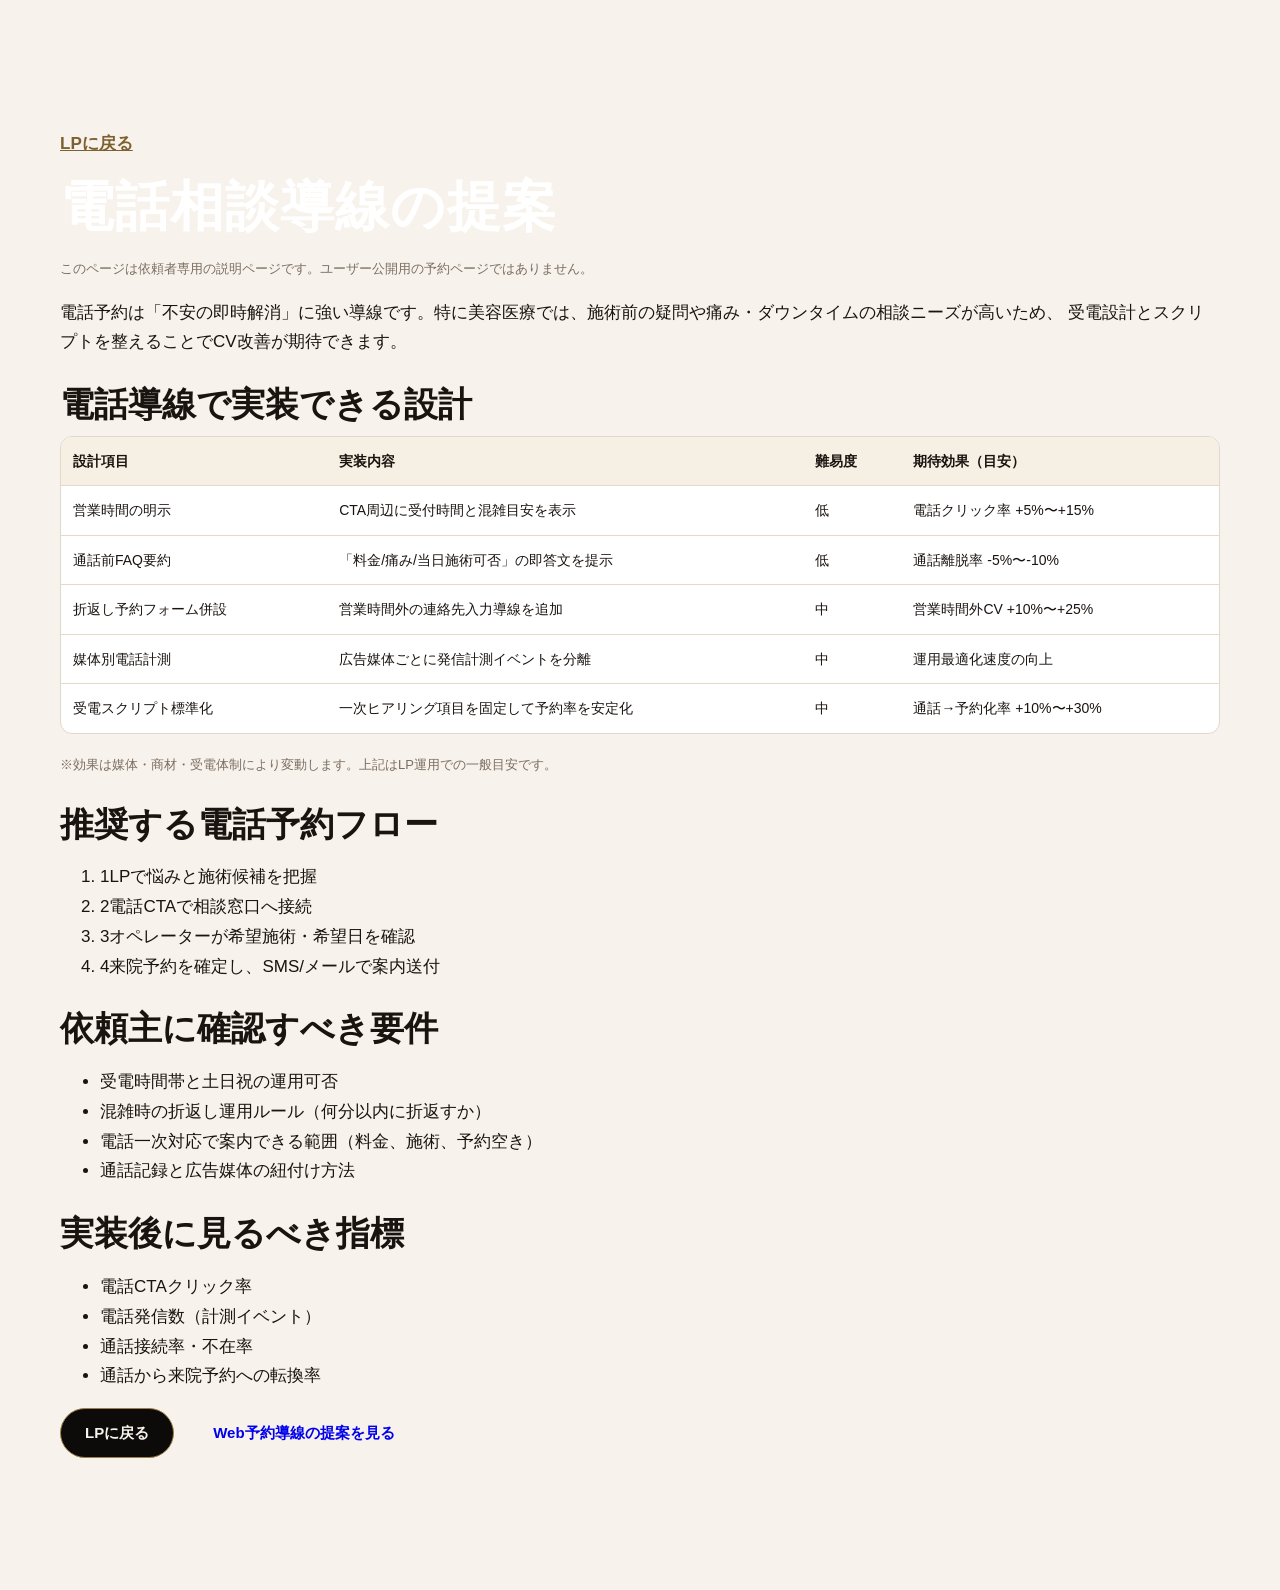
<file: phone-options.html>
<!doctype html>
<html lang="ja">
<head>
  <meta charset="UTF-8">
  <meta name="viewport" content="width=device-width, initial-scale=1">
  <title>電話相談導線の設計案 | Aoki Beauty Clinic LP</title>
  <meta name="description" content="電話でのカウンセリング予約を獲得するための導線設計案。機能要件、運用体制、CV効果の目安を整理しています。">
  <link rel="stylesheet" href="./assets/css/styles.css">
</head>
<body>
  <main class="section options-page">
    <div class="container">
      <p><a class="text-link" href="./index.html">LPに戻る</a></p>
      <h1 class="section-title">電話相談導線の提案</h1>
      <p class="note">このページは依頼者専用の説明ページです。ユーザー公開用の予約ページではありません。</p>
      <p>
        電話予約は「不安の即時解消」に強い導線です。特に美容医療では、施術前の疑問や痛み・ダウンタイムの相談ニーズが高いため、
        受電設計とスクリプトを整えることでCV改善が期待できます。
      </p>

      <section class="option-block">
        <h2>電話導線で実装できる設計</h2>
        <div class="option-table-wrap">
          <table class="option-table">
            <thead>
              <tr>
                <th>設計項目</th>
                <th>実装内容</th>
                <th>難易度</th>
                <th>期待効果（目安）</th>
              </tr>
            </thead>
            <tbody>
              <tr>
                <td>営業時間の明示</td>
                <td>CTA周辺に受付時間と混雑目安を表示</td>
                <td>低</td>
                <td>電話クリック率 +5%〜+15%</td>
              </tr>
              <tr>
                <td>通話前FAQ要約</td>
                <td>「料金/痛み/当日施術可否」の即答文を提示</td>
                <td>低</td>
                <td>通話離脱率 -5%〜-10%</td>
              </tr>
              <tr>
                <td>折返し予約フォーム併設</td>
                <td>営業時間外の連絡先入力導線を追加</td>
                <td>中</td>
                <td>営業時間外CV +10%〜+25%</td>
              </tr>
              <tr>
                <td>媒体別電話計測</td>
                <td>広告媒体ごとに発信計測イベントを分離</td>
                <td>中</td>
                <td>運用最適化速度の向上</td>
              </tr>
              <tr>
                <td>受電スクリプト標準化</td>
                <td>一次ヒアリング項目を固定して予約率を安定化</td>
                <td>中</td>
                <td>通話→予約化率 +10%〜+30%</td>
              </tr>
            </tbody>
          </table>
        </div>
        <p class="note">※効果は媒体・商材・受電体制により変動します。上記はLP運用での一般目安です。</p>
      </section>

      <section class="option-block">
        <h2>推奨する電話予約フロー</h2>
        <ol class="flow-list">
          <li><span>1</span>LPで悩みと施術候補を把握</li>
          <li><span>2</span>電話CTAで相談窓口へ接続</li>
          <li><span>3</span>オペレーターが希望施術・希望日を確認</li>
          <li><span>4</span>来院予約を確定し、SMS/メールで案内送付</li>
        </ol>
      </section>

      <section class="option-block">
        <h2>依頼主に確認すべき要件</h2>
        <ul class="reason-list">
          <li>受電時間帯と土日祝の運用可否</li>
          <li>混雑時の折返し運用ルール（何分以内に折返すか）</li>
          <li>電話一次対応で案内できる範囲（料金、施術、予約空き）</li>
          <li>通話記録と広告媒体の紐付け方法</li>
        </ul>
      </section>

      <section class="option-block">
        <h2>実装後に見るべき指標</h2>
        <ul class="reason-list">
          <li>電話CTAクリック率</li>
          <li>電話発信数（計測イベント）</li>
          <li>通話接続率・不在率</li>
          <li>通話から来院予約への転換率</li>
        </ul>
      </section>

      <div class="hero-cta">
        <a class="btn btn-primary" href="./index.html">LPに戻る</a>
        <a class="btn btn-ghost" href="./reservation-options.html">Web予約導線の提案を見る</a>
      </div>
    </div>
  </main>
</body>
</html>
</file>
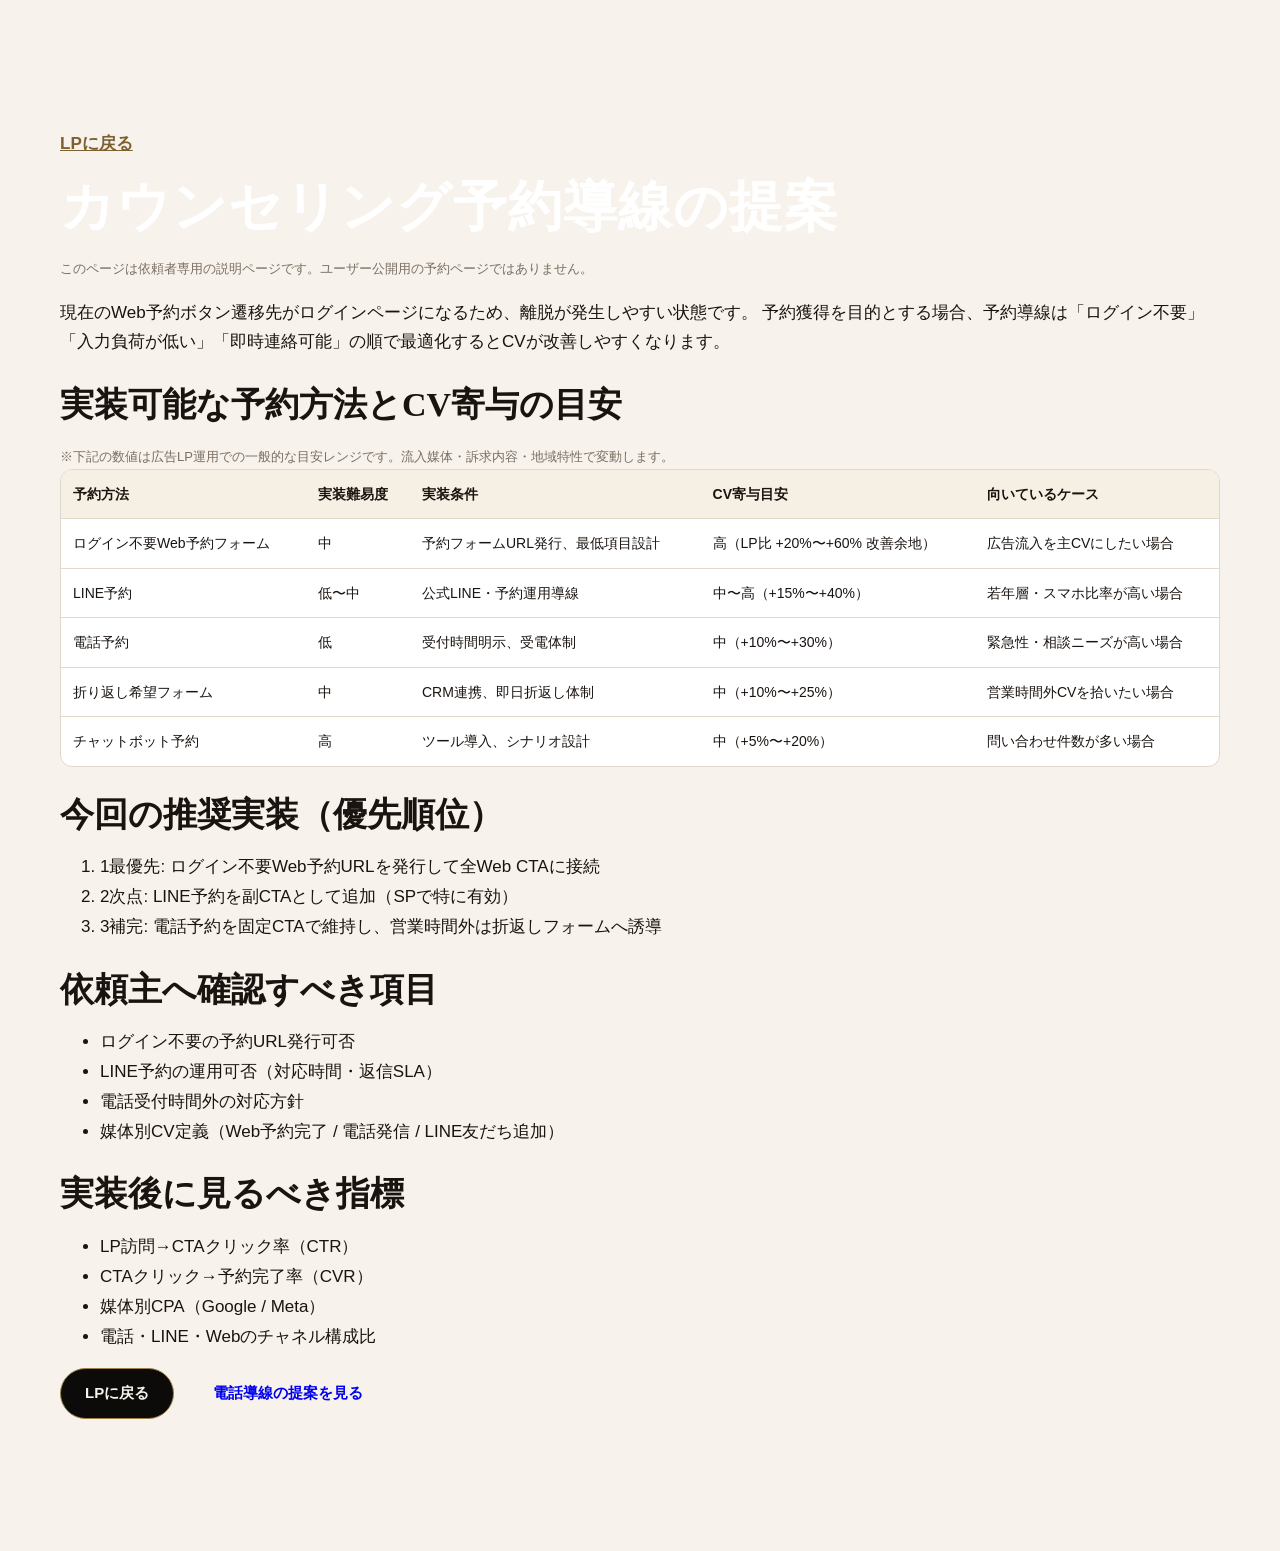
<file: reservation-options.html>
<!doctype html>
<html lang="ja">
<head>
  <meta charset="UTF-8">
  <meta name="viewport" content="width=device-width, initial-scale=1">
  <title>カウンセリング予約導線の設計案 | Aoki Beauty Clinic LP</title>
  <meta name="description" content="カウンセリング予約獲得に向けた導線設計案。実装方法、必要準備、CV寄与の目安を1ページで確認できます。">
  <link rel="stylesheet" href="./assets/css/styles.css">
</head>
<body>
  <main class="section options-page">
    <div class="container">
      <p><a class="text-link" href="./index.html">LPに戻る</a></p>
      <h1 class="section-title">カウンセリング予約導線の提案</h1>
      <p class="note">このページは依頼者専用の説明ページです。ユーザー公開用の予約ページではありません。</p>
      <p>
        現在のWeb予約ボタン遷移先がログインページになるため、離脱が発生しやすい状態です。
        予約獲得を目的とする場合、予約導線は「ログイン不要」「入力負荷が低い」「即時連絡可能」の順で最適化するとCVが改善しやすくなります。
      </p>

      <section class="option-block">
        <h2>実装可能な予約方法とCV寄与の目安</h2>
        <p class="note">
          ※下記の数値は広告LP運用での一般的な目安レンジです。流入媒体・訴求内容・地域特性で変動します。
        </p>
        <div class="option-table-wrap">
          <table class="option-table">
            <thead>
              <tr>
                <th>予約方法</th>
                <th>実装難易度</th>
                <th>実装条件</th>
                <th>CV寄与目安</th>
                <th>向いているケース</th>
              </tr>
            </thead>
            <tbody>
              <tr>
                <td>ログイン不要Web予約フォーム</td>
                <td>中</td>
                <td>予約フォームURL発行、最低項目設計</td>
                <td>高（LP比 +20%〜+60% 改善余地）</td>
                <td>広告流入を主CVにしたい場合</td>
              </tr>
              <tr>
                <td>LINE予約</td>
                <td>低〜中</td>
                <td>公式LINE・予約運用導線</td>
                <td>中〜高（+15%〜+40%）</td>
                <td>若年層・スマホ比率が高い場合</td>
              </tr>
              <tr>
                <td>電話予約</td>
                <td>低</td>
                <td>受付時間明示、受電体制</td>
                <td>中（+10%〜+30%）</td>
                <td>緊急性・相談ニーズが高い場合</td>
              </tr>
              <tr>
                <td>折り返し希望フォーム</td>
                <td>中</td>
                <td>CRM連携、即日折返し体制</td>
                <td>中（+10%〜+25%）</td>
                <td>営業時間外CVを拾いたい場合</td>
              </tr>
              <tr>
                <td>チャットボット予約</td>
                <td>高</td>
                <td>ツール導入、シナリオ設計</td>
                <td>中（+5%〜+20%）</td>
                <td>問い合わせ件数が多い場合</td>
              </tr>
            </tbody>
          </table>
        </div>
      </section>

      <section class="option-block">
        <h2>今回の推奨実装（優先順位）</h2>
        <ol class="flow-list">
          <li><span>1</span>最優先: ログイン不要Web予約URLを発行して全Web CTAに接続</li>
          <li><span>2</span>次点: LINE予約を副CTAとして追加（SPで特に有効）</li>
          <li><span>3</span>補完: 電話予約を固定CTAで維持し、営業時間外は折返しフォームへ誘導</li>
        </ol>
      </section>

      <section class="option-block">
        <h2>依頼主へ確認すべき項目</h2>
        <ul class="reason-list">
          <li>ログイン不要の予約URL発行可否</li>
          <li>LINE予約の運用可否（対応時間・返信SLA）</li>
          <li>電話受付時間外の対応方針</li>
          <li>媒体別CV定義（Web予約完了 / 電話発信 / LINE友だち追加）</li>
        </ul>
      </section>

      <section class="option-block">
        <h2>実装後に見るべき指標</h2>
        <ul class="reason-list">
          <li>LP訪問→CTAクリック率（CTR）</li>
          <li>CTAクリック→予約完了率（CVR）</li>
          <li>媒体別CPA（Google / Meta）</li>
          <li>電話・LINE・Webのチャネル構成比</li>
        </ul>
      </section>

      <div class="hero-cta">
        <a class="btn btn-primary" href="./index.html">LPに戻る</a>
        <a class="btn btn-ghost" href="./phone-options.html">電話導線の提案を見る</a>
      </div>
    </div>
  </main>
</body>
</html>
</file>
<file: assets/css/styles.css>
/* ══════════════════════════════════════════════
   Aoki Beauty Clinic — Prestige Redesign
   ══════════════════════════════════════════════ */

/* ─── Variables ─────────────────────────────── */
:root {
  --noir:        #0c0b09;
  --noir-mid:    #181510;
  --noir-soft:   #221f19;
  --cream:       #f7f2eb;
  --cream-deep:  #ede7dc;
  --cream-rose:  #f8edea;
  --gold:        #c4a46b;
  --gold-light:  #ddc99a;
  --gold-dark:   #9e7f48;
  --brand:       #9e7f48;
  --brand-dark:  #7d6030;
  --text:        #1a1410;
  --text-light:  #f0ece5;
  --muted:       #7a6e62;
  --muted-light: #9a8e82;
  --line:        #e0d8ce;
  --line-dark:   rgba(255,255,255,0.12);
  --radius-sm:   8px;
  --radius:      16px;
  --radius-lg:   24px;
  --ease:        cubic-bezier(0.16, 1, 0.3, 1);
}

/* ─── Reset & Base ───────────────────────────── */
*, *::before, *::after { box-sizing: border-box; }
html { scroll-behavior: smooth; }
html, body { margin: 0; padding: 0; }

body {
  font-family: "Zen Kaku Gothic New", sans-serif;
  font-size: 17px;
  color: var(--text);
  background: var(--cream);
  line-height: 1.75;
  -webkit-font-smoothing: antialiased;
}

img { display: block; max-width: 100%; }

.container {
  width: min(1160px, 92%);
  margin: 0 auto;
}

/* ─── Image Placeholders ─────────────────────── */
.img-ph {
  width: 100%;
  height: 100%;
  background: linear-gradient(135deg, var(--noir-soft) 0%, #2a2218 100%);
  display: flex;
  align-items: center;
  justify-content: center;
  border: 1px dashed rgba(196, 164, 107, 0.4);
  overflow: hidden;
  position: relative;
}
.img-ph::before {
  content: '';
  position: absolute;
  inset: 0;
  background: radial-gradient(circle at 30% 40%, rgba(196,164,107,0.08) 0%, transparent 60%);
}
.img-ph-inner {
  display: flex;
  flex-direction: column;
  align-items: center;
  gap: 6px;
  text-align: center;
  padding: 16px;
  position: relative;
  z-index: 1;
}
.img-ph-label {
  font: 700 13px/1 "Cormorant Garamond", serif;
  letter-spacing: 0.14em;
  text-transform: uppercase;
  color: var(--gold);
}
.img-ph-desc {
  font-size: 11px;
  color: rgba(196,164,107,0.55);
  letter-spacing: 0.04em;
}

/* ─── Typography ─────────────────────────────── */
.section-eyebrow {
  display: block;
  margin: 0 0 14px;
  font: 700 12px/1 "Cormorant Garamond", serif;
  letter-spacing: 0.22em;
  text-transform: uppercase;
  color: var(--gold-dark);
}
.section-eyebrow--gold { color: var(--gold); }

.section-title {
  margin: 0 0 20px;
  font: 700 clamp(32px, 4.5vw, 54px)/1.15 "Cormorant Garamond", serif;
  letter-spacing: 0.02em;
}
.section-title--light { color: var(--text-light); }

.section-lead {
  margin: 0 0 16px;
  color: var(--muted);
  font-size: 17px;
}

.section-head { margin-bottom: 64px; }
.section-head--light .section-lead { color: rgba(255,255,255,0.6); }

.eyebrow--gold { color: var(--gold-light); }

/* ─── Buttons ────────────────────────────────── */
.btn {
  display: inline-flex;
  align-items: center;
  justify-content: center;
  gap: 8px;
  border-radius: 999px;
  text-decoration: none;
  font-weight: 700;
  font-family: "Zen Kaku Gothic New", sans-serif;
  font-size: 15px;
  border: 1.5px solid transparent;
  padding: 11px 24px;
  transition: transform 0.2s var(--ease), background 0.2s, color 0.2s, border-color 0.2s, box-shadow 0.2s;
  cursor: pointer;
  white-space: nowrap;
}
.btn:hover { transform: translateY(-2px); }
.btn-lg { padding: 18px 36px; font-size: 16px; }

.btn-primary {
  background: var(--noir);
  color: var(--cream);
  border-color: var(--gold-dark);
}
.btn-primary:hover {
  background: var(--noir-soft);
  border-color: var(--gold);
  box-shadow: 0 8px 24px rgba(196, 164, 107, 0.25);
}

.btn-gold {
  background: var(--gold);
  color: var(--noir);
  border-color: var(--gold);
  font-weight: 700;
}
.btn-gold:hover {
  background: var(--gold-light);
  border-color: var(--gold-light);
  box-shadow: 0 8px 32px rgba(196, 164, 107, 0.4);
}

.btn-tel {
  background: transparent;
  color: var(--text);
  border-color: var(--line);
}
.btn-tel:hover {
  background: var(--cream-deep);
  border-color: var(--muted);
}

.btn-outline-light {
  background: transparent;
  color: #fff;
  border-color: rgba(255,255,255,0.45);
}
.btn-outline-light:hover {
  background: rgba(255,255,255,0.12);
  border-color: rgba(255,255,255,0.75);
}

/* ─── Header ─────────────────────────────────── */
.site-header {
  position: sticky;
  top: 0;
  z-index: 100;
  background: rgba(247, 242, 235, 0.88);
  backdrop-filter: blur(16px);
  -webkit-backdrop-filter: blur(16px);
  border-bottom: 1px solid var(--line);
  transition: background 0.3s, box-shadow 0.3s;
}
.site-header.is-scrolled {
  background: rgba(247, 242, 235, 0.96);
  box-shadow: 0 4px 24px rgba(12, 11, 9, 0.08);
}
.header-inner {
  display: flex;
  align-items: center;
  gap: 24px;
  padding: 14px 0;
}
.brand {
  text-decoration: none;
  color: var(--text);
  font: 600 22px/1 "Cormorant Garamond", serif;
  letter-spacing: 0.06em;
  flex-shrink: 0;
}
.header-nav {
  display: flex;
  align-items: center;
  gap: 28px;
  margin-left: auto;
}
.header-nav a {
  font-size: 13px;
  font-weight: 500;
  color: var(--muted);
  text-decoration: none;
  letter-spacing: 0.04em;
  transition: color 0.2s;
}
.header-nav a:hover { color: var(--text); }
.header-cta {
  display: flex;
  gap: 10px;
  flex-shrink: 0;
}

/* ─── Hero SP Logo ───────────────────────────── */
.hero-sp-logo {
  display: none;
}
@media (max-width: 780px) {
  .hero-sp-logo {
    display: block;
    position: absolute;
    top: calc(14% - 50px);
    left: 50%;
    transform: translateX(-50%);
    z-index: 3;
    font: 400 italic 30px/1 "Cormorant Garamond", serif;
    color: #fff;
    letter-spacing: 0.12em;
    white-space: nowrap;
    text-align: center;
    pointer-events: none;
    text-shadow: 0 2px 16px rgba(0,0,0,0.4);
  }
}

/* ─── Hero ───────────────────────────────────── */
.hero {
  position: relative;
  min-height: 100svh;
  display: flex;
  align-items: center;
  overflow: hidden;
}
.hero-bg {
  position: absolute;
  inset: -4%;
  z-index: 0;
}
.hero-bg-img {
  width: 100%;
  height: 100%;
  object-fit: cover;
  object-position: center;
}
.hero-overlay {
  position: absolute;
  inset: 0;
  z-index: 1;
  background: linear-gradient(
    110deg,
    rgba(12, 11, 9, 0.88) 0%,
    rgba(12, 11, 9, 0.72) 45%,
    rgba(12, 11, 9, 0.38) 75%,
    rgba(12, 11, 9, 0.20) 100%
  );
}
.hero-content {
  position: relative;
  z-index: 2;
  padding-top: 120px;
  padding-bottom: 100px;
  max-width: 920px;
  margin-left: max(24px, calc((100vw - 1160px) / 2 - 200px));
  margin-right: auto;
}
.eyebrow {
  display: block;
  margin: 0 0 20px;
  font: 700 11px/1 "Cormorant Garamond", serif;
  letter-spacing: 0.24em;
  text-transform: uppercase;
}
h1 {
  margin: 0 0 24px;
  font: 700 clamp(42px, 6vw, 78px)/1.08 "Cormorant Garamond", serif;
  color: #fff;
  letter-spacing: 0.01em;
}
h1 em {
  font-style: italic;
  color: var(--gold-light);
}
.hero-lead {
  margin: 0 0 32px;
  font-size: 18px;
  line-height: 1.9;
  color: rgba(255,255,255,0.80);
}
.hero-cta {
  display: flex;
  flex-wrap: wrap;
  gap: 14px;
  margin-bottom: 20px;
}
.hero-note {
  margin: 0;
  font-size: 12px;
  color: rgba(255,255,255,0.4);
}
.hero-scroll {
  position: absolute;
  bottom: 40px;
  left: max(24px, calc((100vw - 1160px) / 2 + 24px));
  z-index: 2;
  display: flex;
  flex-direction: column;
  align-items: center;
  gap: 10px;
}
.hero-scroll-label {
  font: 700 10px/1 "Cormorant Garamond", serif;
  letter-spacing: 0.2em;
  text-transform: uppercase;
  color: rgba(255,255,255,0.4);
}
.hero-scroll-line {
  width: 1px;
  height: 48px;
  background: linear-gradient(to bottom, rgba(196,164,107,0.6) 0%, transparent 100%);
  transform-origin: top;
  animation: scroll-line 2s var(--ease) infinite;
}
@keyframes scroll-line {
  0% { transform: scaleY(0); opacity: 0; }
  30% { opacity: 1; }
  100% { transform: scaleY(1); opacity: 0; }
}

/* ─── Numbers ────────────────────────────────── */
.section-numbers {
  background: var(--noir);
  padding: 64px 0;
}
.numbers-grid {
  display: grid;
  grid-template-columns: repeat(4, 1fr);
  gap: 0;
}
.number-item {
  display: flex;
  flex-direction: column;
  align-items: center;
  text-align: center;
  padding: 20px 16px;
  border-right: 1px solid var(--line-dark);
}
.number-item:last-child { border-right: none; }
.number-val {
  display: block;
  font: 400 clamp(36px, 5vw, 58px)/1 "Cormorant Garamond", serif;
  font-style: italic;
  color: var(--gold);
  letter-spacing: -0.02em;
  margin-bottom: 12px;
}
.number-val--free {
  font-size: clamp(28px, 4vw, 46px);
  color: var(--gold-light);
}
.number-unit {
  font: 700 16px/1 "Zen Kaku Gothic New", sans-serif;
  font-style: normal;
  color: var(--gold-light);
}
.number-label {
  display: block;
  font-size: 13px;
  color: rgba(255,255,255,0.58);
  letter-spacing: 0.06em;
  font-weight: 500;
}

/* ─── Section base ───────────────────────────── */
.section { padding: 112px 0; }
.section-dark {
  background: var(--noir);
  color: var(--text-light);
}
.section-alt { background: var(--cream-rose); }

/* ─── Treatments ─────────────────────────────── */
.section-treatments { background: var(--cream); }
.treatment-grid {
  display: grid;
  grid-template-columns: repeat(4, 1fr);
  gap: 20px;
  margin-bottom: 48px;
}
.treatment-card {
  background: #fff;
  border: 1px solid var(--line);
  border-radius: var(--radius);
  overflow: hidden;
  transition: transform 0.3s var(--ease), box-shadow 0.3s var(--ease);
}
.treatment-card:hover {
  transform: translateY(-6px);
  box-shadow: 0 24px 56px rgba(12,11,9,0.12);
}
.treatment-img {
  aspect-ratio: 3 / 2;
  overflow: hidden;
}
.treatment-img img,
.treatment-img .img-ph {
  width: 100%;
  height: 100%;
  object-fit: cover;
  transition: transform 0.5s var(--ease);
}
.treatment-card:hover .treatment-img img,
.treatment-card:hover .treatment-img .img-ph {
  transform: scale(1.04);
}
.treatment-body { padding: 20px; }
.treatment-tag {
  display: inline-block;
  margin: 0 0 8px;
  padding: 4px 10px;
  background: var(--cream-deep);
  border-radius: 999px;
  font-size: 11px;
  font-weight: 700;
  letter-spacing: 0.06em;
  color: var(--brand);
}
.treatment-body h3 {
  margin: 0 0 10px;
  font: 700 21px/1.3 "Cormorant Garamond", serif;
}
.treatment-body p {
  margin: 0 0 12px;
  font-size: 14px;
  color: var(--muted);
  line-height: 1.75;
}
.treatment-price {
  font: 700 18px/1 "Cormorant Garamond", serif !important;
  color: var(--gold-dark) !important;
  letter-spacing: 0.04em;
}
.quick-reserve {
  display: flex;
  align-items: flex-end;
  gap: 20px;
  flex-wrap: wrap;
  padding: 28px 32px;
  background: var(--cream-deep);
  border-radius: var(--radius);
  border: 1px solid var(--line);
}
.area-label {
  display: grid;
  gap: 8px;
  font-size: 13px;
  font-weight: 700;
  color: var(--text);
  flex: 1;
  min-width: 220px;
}
.area-label select {
  border: 1.5px solid var(--line);
  border-radius: var(--radius-sm);
  padding: 12px 14px;
  font: 500 14px/1.2 "Zen Kaku Gothic New", sans-serif;
  background: #fff;
  color: var(--text);
  cursor: pointer;
}
.area-label select:focus {
  outline: 2px solid rgba(196, 164, 107, 0.4);
  border-color: var(--gold);
}

/* ─── Gallery Marquee ────────────────────────── */
.gallery-strip {
  overflow: hidden;
  padding: 40px 0;
  background: var(--noir-mid);
  border-top: 1px solid var(--line-dark);
  border-bottom: 1px solid var(--line-dark);
}
.gallery-track {
  display: flex;
  gap: 16px;
  width: max-content;
  animation: marquee 30s linear infinite;
}
.gallery-strip:hover .gallery-track { animation-play-state: paused; }
@keyframes marquee {
  from { transform: translateX(0); }
  to { transform: translateX(-50%); }
}
.gallery-item { flex-shrink: 0; width: 360px; height: 240px; border-radius: var(--radius-sm); overflow: hidden; }
.gallery-item img { width: 100%; height: 100%; object-fit: cover; transition: transform 0.6s var(--ease); }
.gallery-item:hover img { transform: scale(1.04); }
.gallery-ph { width: 100%; height: 100%; }

/* ─── Reasons ────────────────────────────────── */
.reasons-grid {
  display: grid;
  grid-template-columns: repeat(2, 1fr);
  gap: 2px;
  background: var(--line-dark);
  border: 1px solid var(--line-dark);
  border-radius: var(--radius);
  overflow: hidden;
}
.reason-item {
  display: flex;
  gap: 28px;
  align-items: flex-start;
  padding: 40px 36px;
  background: var(--noir-soft);
  transition: background 0.25s;
}
.reason-item:hover { background: var(--noir-mid); }
.reason-num {
  font: 400 52px/1 "Cormorant Garamond", serif;
  font-style: italic;
  color: var(--gold-dark);
  opacity: 0.5;
  flex-shrink: 0;
  line-height: 1;
}
.reason-body h3 {
  margin: 0 0 12px;
  font: 700 18px/1.35 "Cormorant Garamond", serif;
  color: var(--text-light);
}
.reason-body p {
  margin: 0;
  font-size: 15px;
  color: rgba(255,255,255,0.62);
  line-height: 1.85;
}

/* ─── Doctor ─────────────────────────────────── */
.section-doctor { background: var(--cream); }
.doctor-grid {
  display: grid;
  grid-template-columns: 380px 1fr;
  gap: 72px;
  align-items: center;
}
.doctor-ph {
  aspect-ratio: 3 / 4;
  border-radius: var(--radius-lg);
  overflow: hidden;
}
.doctor-img-wrap > img {
  width: 100%;
  aspect-ratio: 3 / 4;
  object-fit: cover;
  object-position: top center;
  border-radius: var(--radius-lg);
  display: block;
}
.doctor-img-wrap {
  position: relative;
}
.doctor-img-wrap::after {
  content: '';
  position: absolute;
  top: 20px;
  left: -20px;
  right: 20px;
  bottom: -20px;
  border: 2px solid var(--gold);
  opacity: 0.25;
  border-radius: var(--radius-lg);
  z-index: -1;
}
.doctor-name {
  margin: 0 0 6px;
  font: 700 26px/1.2 "Cormorant Garamond", serif;
  letter-spacing: 0.04em;
}
.doctor-name span {
  font-size: 16px;
  font-weight: 400;
  color: var(--muted);
  margin-left: 4px;
}
.doctor-career {
  margin: 0 0 20px;
  font-size: 14px;
  color: var(--muted);
  line-height: 1.75;
}
.doctor-message {
  margin: 0 0 28px;
  font-size: 16px;
  line-height: 1.95;
  color: var(--text);
  padding: 20px;
  background: var(--cream-deep);
  border-left: 3px solid var(--gold);
  border-radius: 0 var(--radius-sm) var(--radius-sm) 0;
}

/* ─── Voice ──────────────────────────────────── */
.voice-grid {
  display: grid;
  grid-template-columns: repeat(3, 1fr);
  gap: 24px;
}
.voice-card {
  background: #fff;
  border-radius: var(--radius);
  padding: 28px;
  box-shadow: 0 4px 24px rgba(12,11,9,0.06);
  border: 1px solid var(--line);
  transition: transform 0.3s var(--ease), box-shadow 0.3s var(--ease);
}
.voice-card:hover {
  transform: translateY(-4px);
  box-shadow: 0 16px 48px rgba(12,11,9,0.1);
}
.voice-stars {
  color: var(--gold);
  font-size: 16px;
  letter-spacing: 3px;
  margin-bottom: 16px;
}
.voice-text {
  margin: 0 0 20px;
  font-size: 15px;
  line-height: 1.9;
  color: var(--text);
}
.voice-meta {
  display: flex;
  align-items: center;
  gap: 12px;
}
.voice-avatar {
  width: 44px;
  height: 44px;
  border-radius: 999px;
  background: linear-gradient(135deg, var(--gold-dark) 0%, var(--gold) 100%);
  border: 2px solid var(--gold-light);
  display: grid;
  place-items: center;
  color: rgba(255, 255, 255, 0.92);
  flex-shrink: 0;
}
.voice-avatar svg {
  width: 22px;
  height: 22px;
}
.voice-name {
  margin: 0;
  font-size: 13px;
  font-weight: 700;
  color: var(--text);
}
.voice-treatment {
  margin: 2px 0 0;
  font-size: 12px;
  color: var(--muted);
}
.section-disclaimer {
  margin: -12px 0 0;
  font-size: 12px;
  color: var(--muted-light);
}

/* ─── Case ───────────────────────────────────── */
.ai-disclaimer {
  margin: 0 0 32px;
  padding: 12px 16px;
  border: 1px solid rgba(196,164,107,0.35);
  border-radius: var(--radius-sm);
  background: rgba(196,164,107,0.08);
  color: rgba(255,255,255,0.6);
  font-size: 12px;
  font-weight: 500;
}
.case-grid {
  display: grid;
  grid-template-columns: repeat(2, 1fr);
  gap: 24px;
}
.case-card {
  background: var(--noir-soft);
  border: 1px solid var(--line-dark);
  border-radius: var(--radius);
  overflow: hidden;
}
.case-photos {
  display: grid;
  grid-template-columns: 1fr auto 1fr;
  align-items: center;
  gap: 12px;
  padding: 20px;
  border-bottom: 1px solid var(--line-dark);
}
.case-photos figure {
  margin: 0;
}
.case-photos img {
  width: 100%;
  aspect-ratio: 1;
  object-fit: cover;
  border-radius: var(--radius-sm);
  border: 1px solid var(--line-dark);
}
.case-photos figcaption {
  margin-top: 6px;
  text-align: center;
  font: 700 11px/1 "Cormorant Garamond", serif;
  letter-spacing: 0.1em;
  text-transform: uppercase;
  color: var(--gold);
}
.case-arrow {
  color: var(--gold-dark);
  opacity: 0.6;
  flex-shrink: 0;
}
.case-info {
  padding: 20px;
}
.case-info h3 {
  margin: 0 0 14px;
  font: 700 20px/1.2 "Cormorant Garamond", serif;
  color: var(--text-light);
}
.case-dl {
  display: grid;
  gap: 8px;
}
.case-dl > div {
  display: flex;
  gap: 12px;
  align-items: baseline;
  font-size: 13px;
}
.case-dl dt {
  flex-shrink: 0;
  font-weight: 700;
  color: var(--gold);
  font-size: 11px;
  letter-spacing: 0.06em;
  text-transform: uppercase;
  width: 72px;
}
.case-dl dd {
  margin: 0;
  color: rgba(255,255,255,0.65);
  line-height: 1.5;
}
.note { margin: 20px 0 0; font-size: 13px; color: var(--muted); }
.note--light { color: rgba(255,255,255,0.4); }

/* ─── Pricing ────────────────────────────────── */
.section-pricing { background: var(--cream-deep); }
.price-list {
  max-width: 640px;
  border: 1px solid var(--line);
  border-radius: var(--radius);
  overflow: hidden;
  background: #fff;
  box-shadow: 0 8px 40px rgba(12,11,9,0.07);
}
.price-item {
  display: flex;
  align-items: center;
  justify-content: space-between;
  padding: 18px 24px;
  border-bottom: 1px solid var(--line);
  transition: background 0.2s;
}
.price-item:hover { background: var(--cream); }
.price-item:last-child { border-bottom: none; }
.price-item--free { background: rgba(26,107,92,0.04); }
.price-name { font-size: 16px; font-weight: 500; }
.price-val {
  font: 700 19px/1 "Cormorant Garamond", serif;
  color: var(--gold-dark);
  letter-spacing: 0.04em;
}
.price-badge {
  display: inline-block;
  padding: 5px 16px;
  background: var(--gold-dark);
  color: #fff;
  border-radius: 999px;
  font-size: 13px;
  font-weight: 700;
  letter-spacing: 0.06em;
}

/* ─── Flow ───────────────────────────────────── */
.flow-grid {
  display: grid;
  grid-template-columns: 1fr auto 1fr auto 1fr auto 1fr;
  gap: 0;
  align-items: start;
}
.flow-item {
  padding: 28px 24px;
  background: var(--noir-soft);
  border: 1px solid var(--line-dark);
  border-radius: var(--radius);
  text-align: center;
  transition: background 0.25s, transform 0.25s var(--ease);
}
.flow-item:hover {
  background: var(--noir-mid);
  transform: translateY(-4px);
}
.flow-connector {
  width: 40px;
  height: 2px;
  background: linear-gradient(to right, var(--gold-dark), transparent);
  align-self: center;
  opacity: 0.4;
  flex-shrink: 0;
}
.flow-num {
  display: block;
  font: 400 42px/1 "Cormorant Garamond", serif;
  font-style: italic;
  color: var(--gold);
  opacity: 0.6;
  margin-bottom: 16px;
}
.flow-item h3 {
  margin: 0 0 10px;
  font: 700 16px/1.3 "Cormorant Garamond", serif;
  color: var(--text-light);
}
.flow-item p {
  margin: 0;
  font-size: 15px;
  color: rgba(255,255,255,0.55);
  line-height: 1.8;
}

/* ─── FAQ ────────────────────────────────────── */
.section-faq { background: var(--cream); }
.faq-list {
  max-width: 760px;
  display: grid;
  gap: 0;
  border-top: 1px solid var(--line);
}
details {
  border-bottom: 1px solid var(--line);
  padding: 0;
  border-left: 3px solid transparent;
  transition: border-color 0.3s;
}
details[open] { border-left-color: var(--gold); }
details:hover { border-left-color: var(--line); }
details[open]:hover { border-left-color: var(--gold); }
summary {
  display: flex;
  align-items: center;
  gap: 14px;
  cursor: pointer;
  list-style: none;
  padding: 24px 20px 24px 16px;
  font-size: 16px;
  font-weight: 700;
  color: var(--text);
  transition: color 0.2s;
}
summary::-webkit-details-marker { display: none; }
summary:hover { color: var(--gold-dark); }
.faq-q {
  display: inline-grid;
  place-items: center;
  width: 28px;
  height: 28px;
  border-radius: 999px;
  background: var(--gold);
  color: var(--noir);
  font: 700 13px/1 "Cormorant Garamond", serif;
  flex-shrink: 0;
}
.faq-icon {
  margin-left: auto;
  width: 20px;
  height: 20px;
  position: relative;
  flex-shrink: 0;
}
.faq-icon::before,
.faq-icon::after {
  content: '';
  position: absolute;
  background: var(--muted);
  transition: transform 0.3s var(--ease), opacity 0.3s;
}
.faq-icon::before { width: 12px; height: 1.5px; top: 50%; left: 4px; transform: translateY(-50%); }
.faq-icon::after { width: 1.5px; height: 12px; top: 4px; left: 50%; transform: translateX(-50%); }
details[open] .faq-icon::after { transform: translateX(-50%) rotate(90deg); opacity: 0; }
details p {
  margin: 0;
  padding: 0 20px 24px 58px;
  font-size: 16px;
  color: var(--muted);
  line-height: 1.9;
}

/* ─── Final CTA ──────────────────────────────── */
.section-final-cta {
  position: relative;
  overflow: hidden;
  padding: 120px 0;
}
.final-cta-bg {
  position: absolute;
  inset: 0;
  z-index: 0;
}
.final-cta-ph { width: 100%; height: 100%; }
.final-cta-bg-img {
  width: 100%;
  height: 100%;
  object-fit: cover;
  object-position: center;
}
.final-cta-overlay {
  position: absolute;
  inset: 0;
  z-index: 1;
  background: linear-gradient(135deg, rgba(12,11,9,0.78) 0%, rgba(12,11,9,0.62) 100%);
}
.final-cta-content {
  position: relative;
  z-index: 2;
  text-align: center;
  max-width: 700px;
  margin: 0 auto;
}
.final-cta-content h2 {
  margin: 0 0 20px;
  font: 700 clamp(30px, 4.5vw, 54px)/1.2 "Cormorant Garamond", serif;
  color: #fff;
}
.final-cta-content > p {
  margin: 0 0 32px;
  font-size: 15px;
  color: rgba(255,255,255,0.68);
}
.final-cta-buttons {
  display: flex;
  justify-content: center;
  flex-wrap: wrap;
  gap: 16px;
  margin-bottom: 48px;
}
.legal-block {
  text-align: left;
  padding: 20px 24px;
  background: rgba(255,255,255,0.06);
  border: 1px solid rgba(255,255,255,0.12);
  border-radius: var(--radius-sm);
}
.legal-block h3 {
  margin: 0 0 10px;
  font-size: 13px;
  font-weight: 700;
  color: rgba(255,255,255,0.55);
  letter-spacing: 0.06em;
}
.legal-block ul {
  margin: 0;
  padding-left: 18px;
  font-size: 11px;
  color: rgba(255,255,255,0.35);
  line-height: 1.8;
}

/* ─── Footer ─────────────────────────────────── */
.site-footer {
  background: var(--noir);
  border-top: 1px solid var(--line-dark);
}
.footer-inner { padding: 48px 0 32px; }
.footer-top {
  display: flex;
  align-items: baseline;
  gap: 24px;
  flex-wrap: wrap;
  margin-bottom: 32px;
  padding-bottom: 24px;
  border-bottom: 1px solid var(--line-dark);
}
.footer-brand {
  margin: 0;
  font: 600 20px/1 "Cormorant Garamond", serif;
  letter-spacing: 0.08em;
  color: var(--gold-light);
}
.footer-info {
  margin: 0;
  font-size: 13px;
  color: rgba(255,255,255,0.45);
}
.footer-access {
  display: flex;
  flex-direction: column;
  gap: 36px;
  margin-bottom: 32px;
}
.footer-access h3 {
  margin: 0 0 14px;
  font: 700 17px/1 "Cormorant Garamond", serif;
  letter-spacing: 0.06em;
  color: var(--text-light);
}
.footer-access-photo figure { margin: 0; }
.footer-access-photo img {
  display: block;
  width: 100%;
  max-height: 380px;
  object-fit: cover;
  border-radius: var(--radius);
  border: 1px solid var(--line-dark);
}
.footer-access-info {
  display: grid;
  grid-template-columns: 1fr 1fr;
  gap: 32px;
  align-items: start;
}
.footer-access-text { display: flex; flex-direction: column; }
.footer-access-text p {
  margin: 0 0 10px;
  font-size: 15px;
  color: rgba(255,255,255,0.65);
}
.footer-access-text ul {
  margin: 0;
  padding-left: 18px;
  font-size: 14px;
  color: rgba(255,255,255,0.5);
  line-height: 1.9;
}
.map-wrap {
  border: 1px solid var(--line-dark);
  border-radius: var(--radius-sm);
  overflow: hidden;
}
.map-wrap iframe {
  display: block;
  width: 100%;
  min-height: 260px;
  border: 0;
}
.footer-copy {
  margin: 0;
  font-size: 12px;
  color: rgba(255,255,255,0.25);
  text-align: center;
}

/* ─── Sticky CTA ─────────────────────────────── */
.sticky-cta {
  position: fixed;
  right: 20px;
  bottom: 20px;
  z-index: 100;
  display: flex;
  gap: 10px;
  background: rgba(247, 242, 235, 0.96);
  border: 1px solid var(--line);
  border-radius: 999px;
  padding: 8px;
  box-shadow: 0 8px 40px rgba(12,11,9,0.18);
  backdrop-filter: blur(12px);
}

/* ─── Reveal animations ──────────────────────── */
[data-reveal] {
  opacity: 0;
  transform: translateY(20px);
  transition: opacity 0.7s var(--ease), transform 0.7s var(--ease);
}
[data-reveal].is-visible {
  opacity: 1;
  transform: translateY(0);
}

/* ─── Responsive ─────────────────────────────── */
@media (max-width: 1080px) {
  .treatment-grid { grid-template-columns: repeat(2, 1fr); }
  .doctor-grid { grid-template-columns: 300px 1fr; gap: 48px; }
  .flow-grid {
    grid-template-columns: 1fr 1fr;
    gap: 16px;
  }
  .flow-connector { display: none; }
}

@media (max-width: 780px) {
  .header-nav { display: none; }
  .header-cta .btn-tel { display: none; }

  .hero-content { max-width: 100%; margin-left: auto; margin-right: auto; padding-top: 220px; }
  .hero-scroll { display: none; }

  /* SP Hero scroll reveal — initial state */
  .hero-overlay { opacity: 0; }
  .hero-content { opacity: 0; }

  .numbers-grid { grid-template-columns: repeat(2, 1fr); }
  .number-item:nth-child(2) { border-right: none; }
  .number-item:nth-child(1),
  .number-item:nth-child(2) { border-bottom: 1px solid var(--line-dark); padding-bottom: 28px; }
  .number-item:nth-child(3),
  .number-item:nth-child(4) { padding-top: 28px; }

  .section { padding: 80px 0; }

  .treatment-grid { grid-template-columns: 1fr; }
  .quick-reserve { flex-direction: column; align-items: stretch; }
  .area-label { min-width: 0; }

  .reasons-grid { grid-template-columns: 1fr; }

  .doctor-grid { grid-template-columns: 1fr; }
  .doctor-img-wrap { max-width: 230px; margin: 0 auto; }
  .doctor-img-wrap > img {
    width: 230px;
    height: 307px;
    aspect-ratio: 3 / 4;
    object-fit: cover;
    object-position: top center;
    border-radius: var(--radius-lg);
  }
  .doctor-img-wrap::after { display: none; }

  .voice-grid { grid-template-columns: 1fr; }

  .case-grid { grid-template-columns: 1fr; }
  .case-photos {
    grid-template-columns: 1fr;
    gap: 12px;
  }
  .case-arrow { display: none; }
  .case-photos img {
    aspect-ratio: auto;
    width: 100%;
  }

  .flow-grid { grid-template-columns: 1fr; }

  .footer-access-info { grid-template-columns: 1fr; }

  .sticky-cta {
    right: 0;
    left: 0;
    bottom: 0;
    border-radius: 0;
    border-left: none;
    border-right: none;
    border-bottom: none;
    padding: 10px 16px;
    justify-content: center;
  }
  .sticky-cta .btn { flex: 1; }
  .footer-inner { padding-bottom: 96px; }
}

/* ─── Lightbox ───────────────────────────────── */
.lightbox {
  position: fixed;
  inset: 0;
  z-index: 999;
  display: flex;
  align-items: center;
  justify-content: center;
  gap: 20px;
  background: rgba(0, 0, 0, 0);
  opacity: 0;
  pointer-events: none;
  transition: opacity 0.3s var(--ease), background 0.3s var(--ease);
}
.lightbox.is-open {
  opacity: 1;
  pointer-events: all;
  background: rgba(0, 0, 0, 0.93);
}
.lightbox-stage {
  display: flex;
  flex-direction: column;
  align-items: center;
  gap: 14px;
}
.lightbox-img {
  max-width: 72vw;
  max-height: 78vh;
  object-fit: contain;
  border-radius: var(--radius-sm);
  box-shadow: 0 32px 80px rgba(0, 0, 0, 0.6);
  transition: opacity 0.22s ease, transform 0.22s ease;
}
.lightbox-label {
  margin: 0;
  font: 700 12px/1 "Cormorant Garamond", serif;
  letter-spacing: 0.22em;
  text-transform: uppercase;
  color: var(--gold);
}
.lightbox-close {
  position: absolute;
  top: 20px;
  right: 24px;
  background: rgba(255, 255, 255, 0.12);
  border: 1px solid rgba(255, 255, 255, 0.25);
  border-radius: 999px;
  color: #fff;
  font-size: 22px;
  width: 44px;
  height: 44px;
  display: grid;
  place-items: center;
  cursor: pointer;
  transition: background 0.2s;
  z-index: 1;
}
.lightbox-close:hover { background: rgba(255, 255, 255, 0.22); }
.lightbox-nav {
  background: rgba(255, 255, 255, 0.12);
  border: 1px solid rgba(255, 255, 255, 0.28);
  border-radius: 999px;
  color: #fff;
  font-size: 40px;
  line-height: 1;
  width: 56px;
  height: 56px;
  display: grid;
  place-items: center;
  cursor: pointer;
  flex-shrink: 0;
  transition: background 0.2s, transform 0.2s;
  user-select: none;
}
.lightbox-nav:hover { background: rgba(255, 255, 255, 0.22); transform: scale(1.08); }
.lightbox-nav:disabled { opacity: 0.18; cursor: default; pointer-events: none; }
.lightbox-dots {
  position: absolute;
  bottom: 28px;
  left: 50%;
  transform: translateX(-50%);
  display: flex;
  align-items: center;
  gap: 12px;
}
.lightbox-dot {
  width: 8px;
  height: 8px;
  border-radius: 999px;
  background: rgba(255, 255, 255, 0.3);
  border: none;
  cursor: pointer;
  transition: background 0.2s, transform 0.2s;
  padding: 0;
}
.lightbox-dot.is-active {
  background: var(--gold);
  transform: scale(1.4);
}
.case-photos img { cursor: zoom-in; }
@media (max-width: 780px) {
  .lightbox { gap: 10px; }
  .lightbox-img { max-width: 88vw; max-height: 72vh; }
  .lightbox-nav { width: 44px; height: 44px; font-size: 30px; }
}

/* ─── options pages (unchanged) ─────────────── */
.options-page { min-height: 100vh; }
.option-block { margin-top: 28px; }
.option-block h2 {
  margin: 0 0 10px;
  font: 700 clamp(24px, 3.6vw, 34px)/1.2 "Cormorant Garamond", serif;
}
.option-table-wrap {
  overflow-x: auto;
  background: #fff;
  border: 1px solid var(--line);
  border-radius: 12px;
}
.option-table { width: 100%; border-collapse: collapse; min-width: 760px; }
.option-table th,
.option-table td {
  border-bottom: 1px solid #e5dac8;
  padding: 12px;
  text-align: left;
  vertical-align: top;
  font-size: 14px;
}
.option-table th { background: #f6efe3; font-weight: 700; }
.option-table tr:last-child td { border-bottom: none; }
.text-link { color: var(--brand-dark); font-weight: 700; }
</file>
